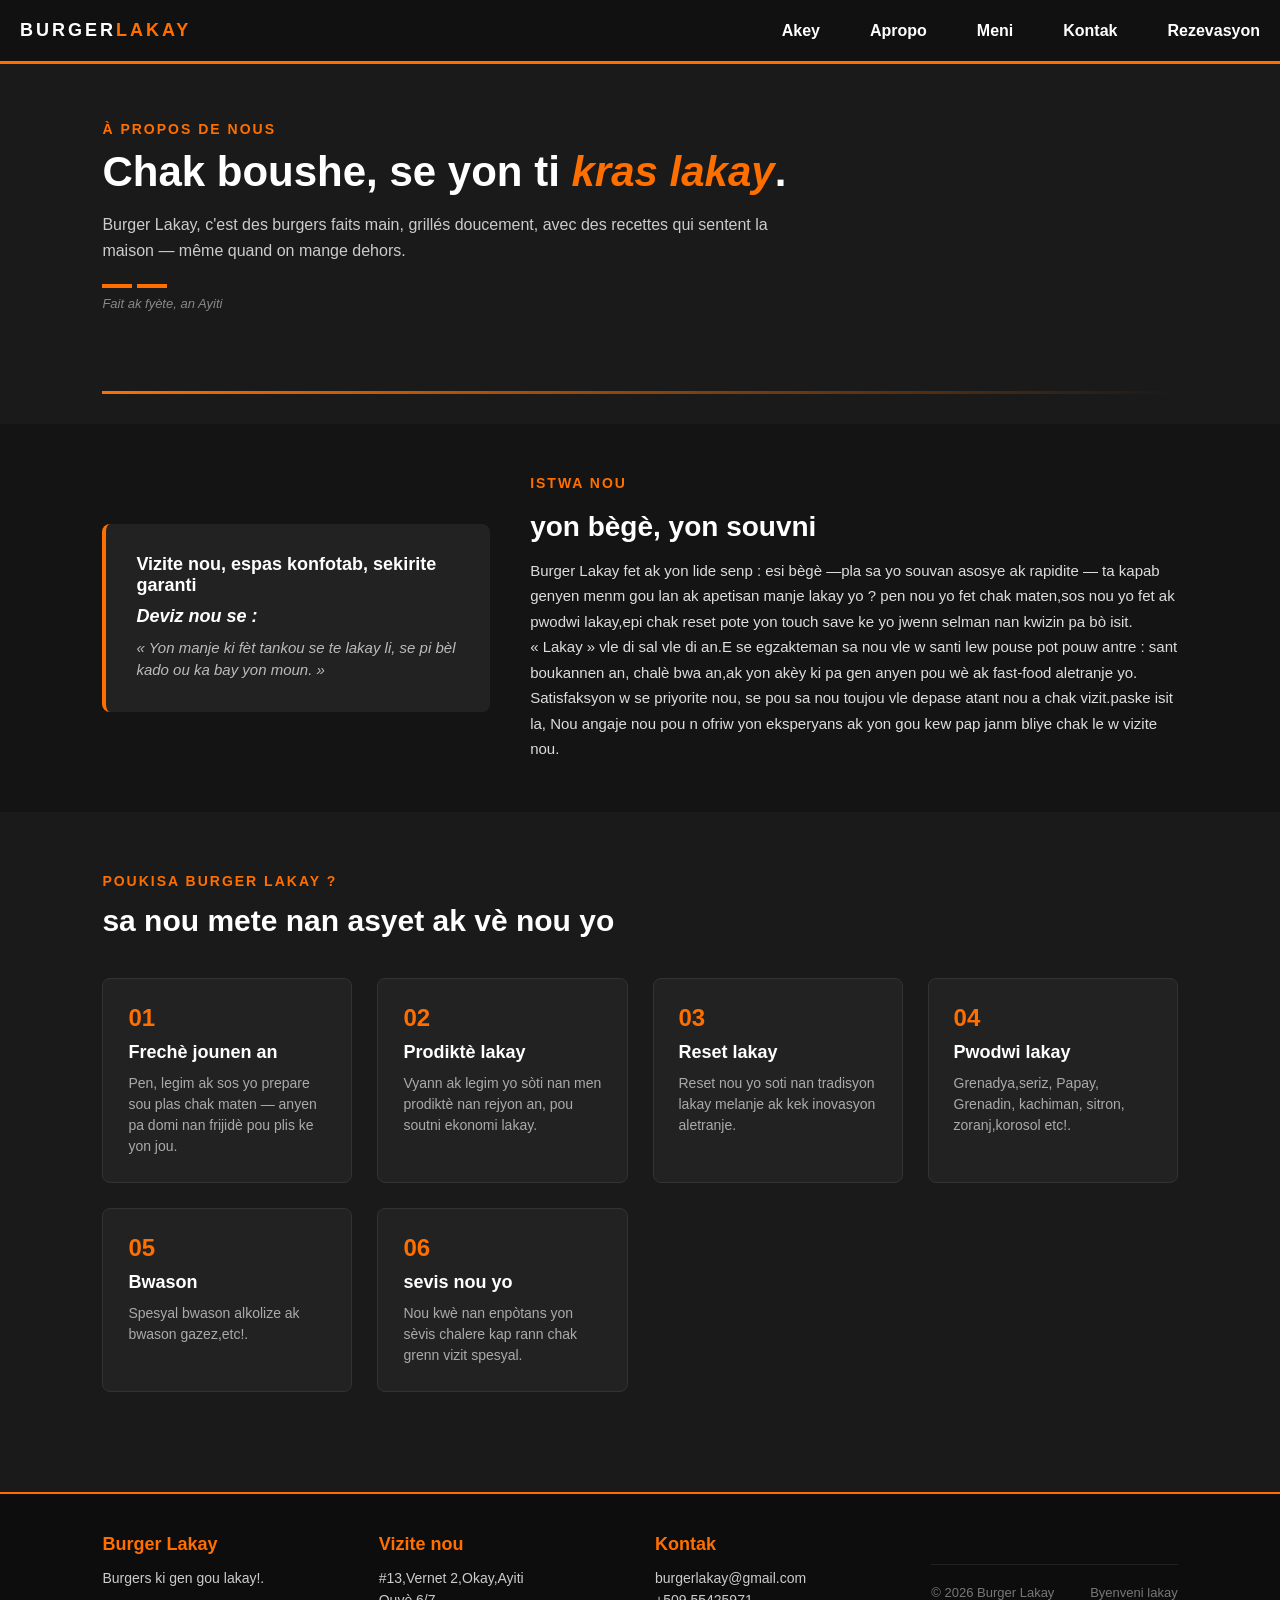
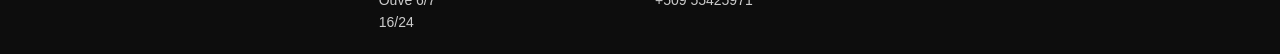
<file: apropos.html>
<!DOCTYPE html>
<html lang="fr">
<head>
<meta charset="UTF-8">
<meta name="viewport" content="width=device-width, initial-scale=1.0">
<title>À propos — Burger Lakay</title>
<link rel="stylesheet" href="css/style.css">
</head>
<body>
   <header class="navigation">
        <div class="logo">Burger<span>lakay</span></div>
        <input type="checkbox" id="bar">
        <label for="bar" class="icon"></label>
            <nav>
                <ul>
                    <li><a href="index.html" class="active">Akey</a></li>
                    <li><a href="apropos.html">Apropo</a></li>
                    <li><a href="menu.html" class="active">Meni</a></li>
                    <li><a href="#contact">Kontak</a></li>
                    <li><a href="reservation.html">Rezevasyon</a></li>
                </ul>
            </nav>
    </header>

<section class="hero">
  <div>
    <span class="hero-eyebrow">À propos de nous</span>
    <h1>Chak boushe, se yon ti <em>kras lakay</em>.</h1>
    <p>Burger Lakay, c'est des burgers faits main, grillés doucement, avec des recettes qui sentent la maison — même quand on mange dehors.</p>
    <div class="flag-accent"><span></span><span></span></div>
    <div class="flag-caption">Fait ak fyète, an Ayiti</div>
  </div>
 
</section>

<div class="grill-divider"></div>

<section class="story" id="histoire">
  <div class="story-sign">
    <h3>Vizite nou, espas konfotab, sekirite garanti</h3>
    <h3><em>   Deviz nou se :</em></h3>
    <p>« Yon manje ki fèt tankou se te lakay li, se pi bèl kado ou ka bay yon moun. »</p>
  </div>
  <div class="story-text">
    <span class="eyebrow">Istwa nou</span>
    <h2>yon bègè, yon souvni</h2>
    <p>Burger Lakay fet ak yon lide senp : esi bègè —pla sa yo souvan asosye ak rapidite — ta kapab genyen menm gou lan ak apetisan manje lakay yo ? pen nou yo fet chak maten,sos nou yo fet ak pwodwi lakay,epi chak reset pote yon touch save ke yo jwenn selman nan kwizin pa bò isit.</p>
    <p>« Lakay » vle di sal vle di an.E se egzakteman sa nou vle w santi lew pouse pot pouw antre : sant boukannen an, chalè bwa an,ak yon akèy ki pa gen anyen pou wè ak fast-food aletranje yo.</p>
    <p>Satisfaksyon w se priyorite nou, se pou sa nou toujou vle depase atant nou a chak vizit.paske isit la, Nou angaje nou pou n ofriw yon eksperyans ak yon gou kew pap janm bliye chak le w vizite nou.</p>
  </div>
</section>

<section class="values" id="valeurs">
  <div class="values-head">
    <span class="eyebrow">Poukisa Burger Lakay ?</span>
    <h2>sa nou mete nan asyet ak vè nou yo</h2>
  </div>
  <div class="value-grid">
    <div class="value-card">
      <div class="value-num">01</div>
      <h3>Frechè jounen an</h3>
      <p>Pen, legim ak sos yo prepare sou plas chak maten — anyen pa domi nan frijidè pou plis ke yon jou.</p>
    </div>
    <div class="value-card">
      <div class="value-num">02</div>
      <h3>Prodiktè lakay</h3>
      <p>Vyann ak legim yo sòti nan men prodiktè nan rejyon an, pou soutni ekonomi lakay.</p>
    </div>
    <div class="value-card">
      <div class="value-num">03</div>
      <h3>Reset lakay</h3>
      <p>Reset nou yo soti nan tradisyon lakay melanje ak kek inovasyon aletranje.</p>
    </div>  
    <div class="value-card">
      <div class="value-num">04</div>
      <h3>Pwodwi lakay</h3>
      <p>Grenadya,seriz, Papay, Grenadin, kachiman, sitron, zoranj,korosol etc!.</p>
      
    </div>
     <div class="value-card">
      <div class="value-num">05</div>
      <h3>Bwason</h3>
      <p>Spesyal bwason alkolize ak bwason gazez,etc!.</p>
      
    </div>
    <div class="value-card">
      <div class="value-num">06</div>
      <h3>sevis nou yo</h3>
      <p>Nou kwè nan enpòtans yon sèvis chalere kap rann chak grenn vizit spesyal.</p>
    </div>
  </div>
</section>

<footer id="contact">
  <div>
    <h4>Burger Lakay</h4>
    <p>Burgers ki gen gou lakay!.</p>
  </div>
  <div>
    <h4>Vizite nou</h4>
    <p>
  <a href="https://maps.google.com/?q=Burger+Lakay,+Cayes,+Haiti" target="_blank">
    #13,Vernet 2,Okay,Ayiti
  </a>
</p>
    <p>Ouvè 6/7<br>16/24</p>
  </div>
  <div>
    <h4>Kontak</h4>
    <p><a href="mailto:burgerlakay@gmail.com">burgerlakay@gmail.com</a></p>
    <p><a href="tel:+50955425971">+509 55425971</a></p>
  </div>
  <div class="footer-bottom">
    <span>&copy; 2026 Burger Lakay</span>    <span>Byenveni lakay</span>
  </div>
</footer>

</body>
</html>
</file>
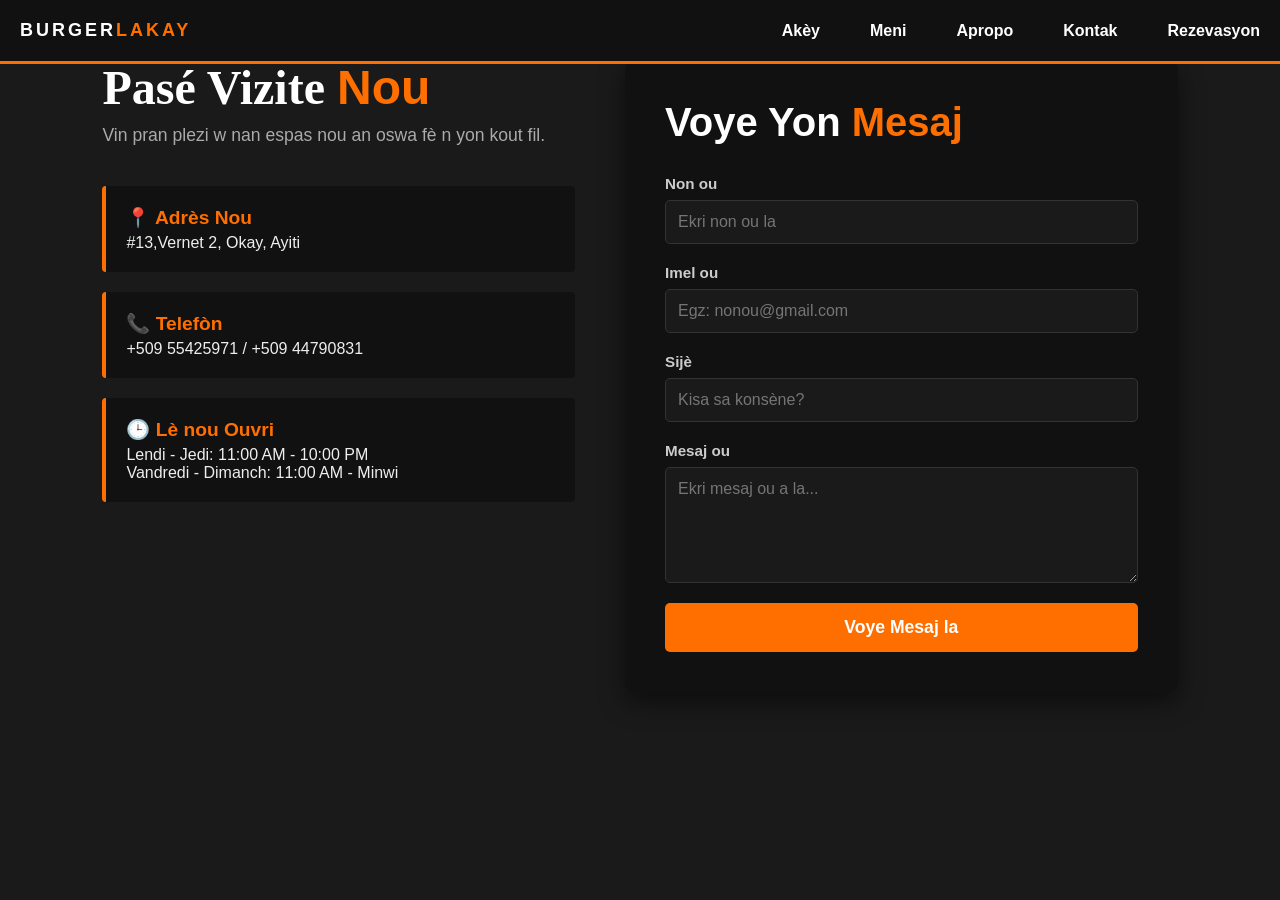
<file: contact.html>
<!DOCTYPE html>
<html lang="ht">
<head>
    <meta charset="UTF-8">
    <meta name="viewport" content="width=device-width, initial-scale=1.0">
    <title>Kontakte Burger lakay</title>
    <link rel="stylesheet" href="css/style.css">
</head>
<body>


    <header class="navigation">
        <div class="logo">Burger<span>lakay</span></div>
        <nav>
            <ul>
                <li><a href="index.html">Akèy</a></li>
                <li><a href="#">Meni</a></li>
                <li><a href="#">Apropo</a></li>
                <li><a href="contact.html" class="active">Kontak</a></li>
                <li><a href="#">Rezevasyon</a></li>
            </ul>
        </nav>
    </header>

    <section class="contact-section">
        
        <div class="contact-info">
            <h2>Pasé Vizite <span>Nou</span></h2>
            <p class="subtitle">Vin pran plezi w nan espas nou an oswa fè n yon kout fil.</p>
            
            <div class="info-box">
                <h3>📍 Adrès Nou</h3>
                <p>#13,Vernet 2, Okay, Ayiti</p>
            </div>

            <div class="info-box">
                <h3>📞 Telefòn</h3>
                <p>+509 55425971 / +509 44790831</p>
            </div>

            <div class="info-box">
                <h3>🕒 Lè nou Ouvri</h3>
                <p>Lendi - Jedi: 11:00 AM - 10:00 PM</p>
                <p>Vandredi - Dimanch: 11:00 AM - Minwi</p>
            </div>
        </div>

        <div class="contact-form-container">
            <h2>Voye Yon <span>Mesaj</span></h2>
            <form class="contact-form">
                <div class="input-group">
                    <label for="nom">Non ou</label>
                    <input type="text" id="nom" placeholder="Ekri non ou la" required>
                </div>

                <div class="input-group">
                    <label for="email">Imel ou</label>
                    <input type="email" id="email" placeholder="Egz: nonou@gmail.com" required>
                </div>

                <div class="input-group">
                    <label for="sujet">Sijè</label>
                    <input type="text" id="sujet" placeholder="Kisa sa konsène?">
                </div>

                <div class="input-group">
                    <label for="mesaj">Mesaj ou</label>
                    <textarea id="mesaj" rows="5" placeholder="Ekri mesaj ou a la..." required></textarea>
                </div>

                <button type="submit" class="btn-submit">Voye Mesaj la</button>
            </form>
        </div>

    </section>

</body>
</html>
</file>
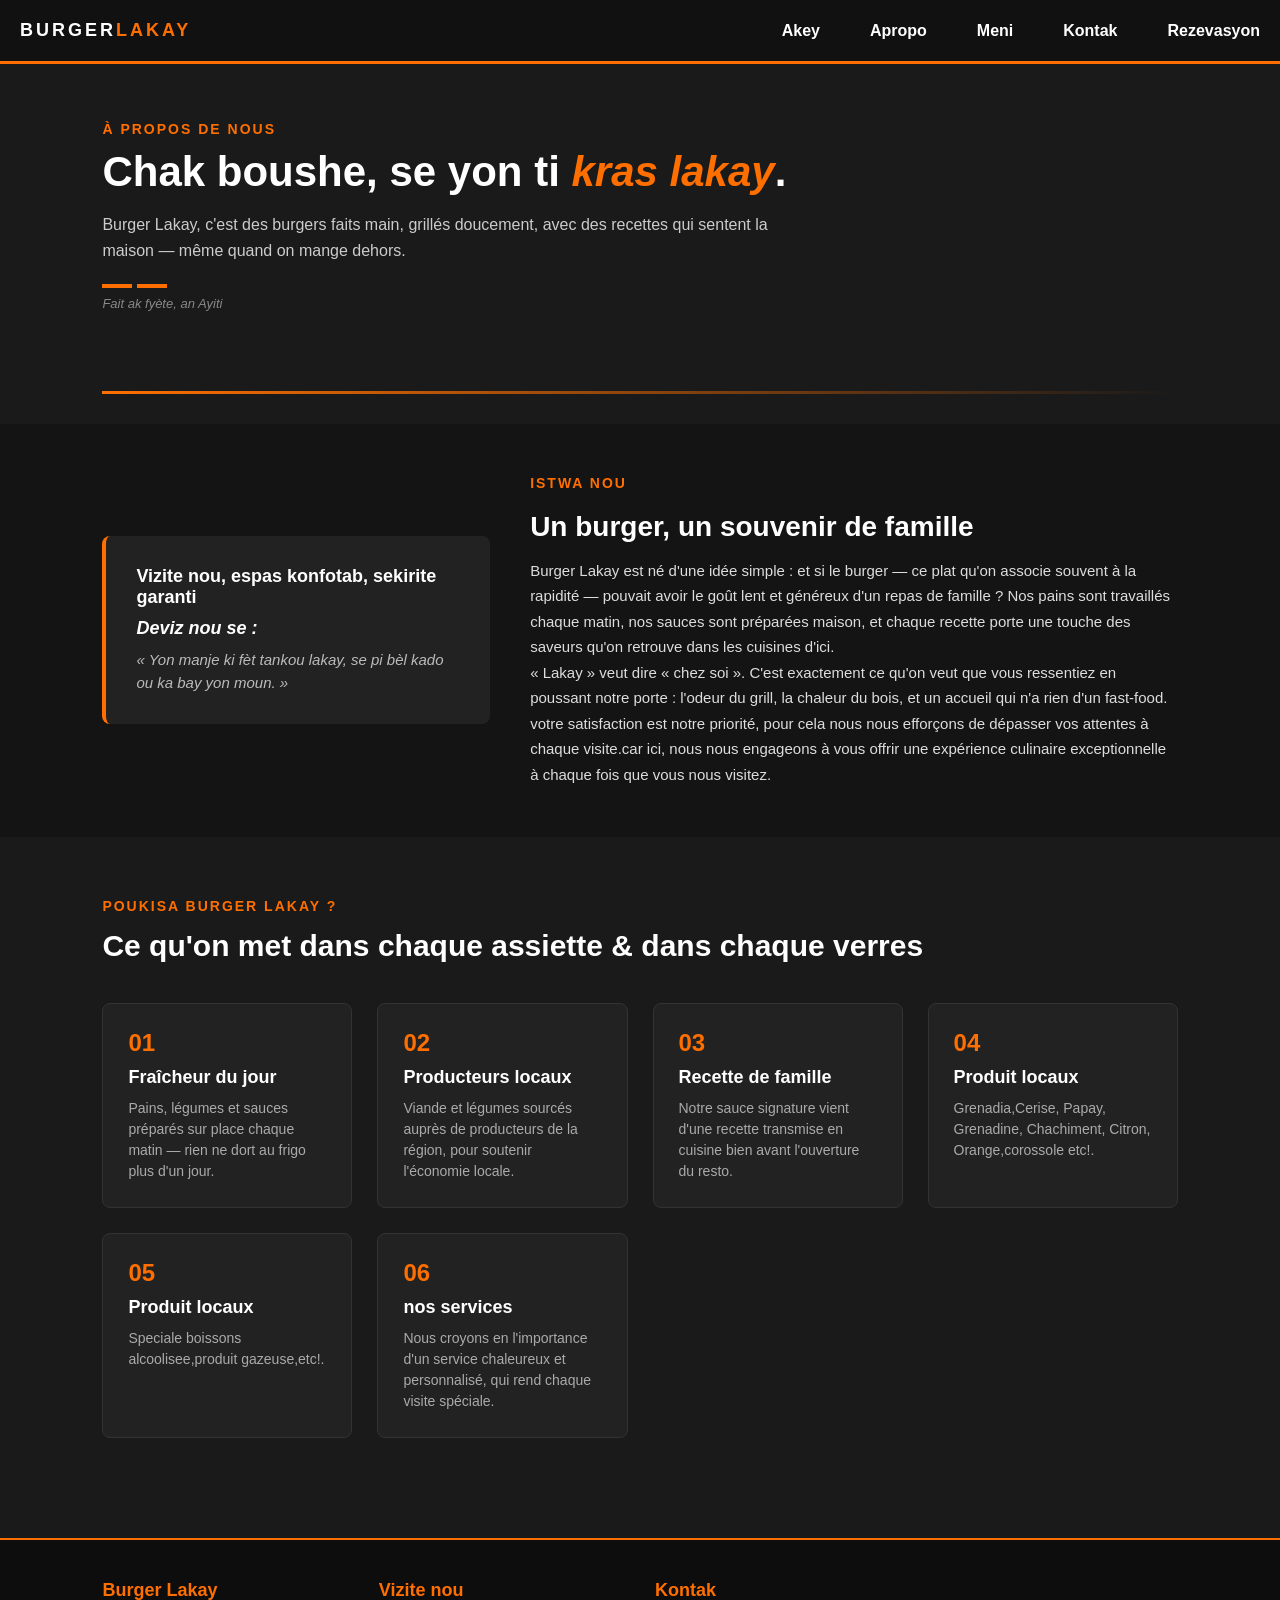
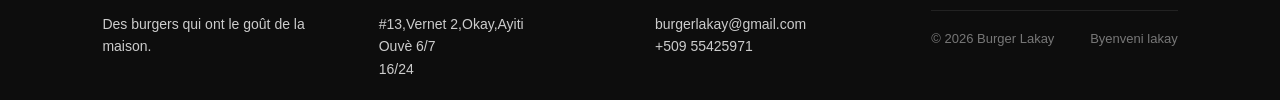
<file: examen-final-plim-poul.html>
<!DOCTYPE html>
<html lang="fr">
<head>
<meta charset="UTF-8">
<meta name="viewport" content="width=device-width, initial-scale=1.0">
<title>À propos — Burger Lakay</title>
<link rel="stylesheet" href="css/style.css">
</head>
<body>
   <header class="navigation">
        <div class="logo">Burger<span>lakay</span></div>
            <nav>
                <ul>
                    <li><a href="index.html" class="active">Akey</a></li>
                    <li><a href="apropos.html">Apropo</a></li>
                    <li><a href="menu.html">Meni</a></li>
                    <li><a href="#contact">Kontak</a></li>
                    <li><a href="reservation.html">Rezevasyon</a></li>
                </ul>
            </nav>
    </header>

<section class="hero">
  <div>
    <span class="hero-eyebrow">À propos de nous</span>
    <h1>Chak boushe, se yon ti <em>kras lakay</em>.</h1>
    <p>Burger Lakay, c'est des burgers faits main, grillés doucement, avec des recettes qui sentent la maison — même quand on mange dehors.</p>
    <div class="flag-accent"><span></span><span></span></div>
    <div class="flag-caption">Fait ak fyète, an Ayiti</div>
  </div>
 
</section>

<div class="grill-divider"></div>

<section class="story" id="histoire">
  <div class="story-sign">
    <h3>Vizite nou, espas konfotab, sekirite garanti</h3>
    <h3><em>   Deviz nou se :</em></h3>
    <p>« Yon manje ki fèt tankou lakay, se pi bèl kado ou ka bay yon moun. »</p>
  </div>
  <div class="story-text">
    <span class="eyebrow">Istwa nou</span>
    <h2>Un burger, un souvenir de famille</h2>
    <p>Burger Lakay est né d'une idée simple : et si le burger — ce plat qu'on associe souvent à la rapidité — pouvait avoir le goût lent et généreux d'un repas de famille ? Nos pains sont travaillés chaque matin, nos sauces sont préparées maison, et chaque recette porte une touche des saveurs qu'on retrouve dans les cuisines d'ici.</p>
    <p>« Lakay » veut dire « chez soi ». C'est exactement ce qu'on veut que vous ressentiez en poussant notre porte : l'odeur du grill, la chaleur du bois, et un accueil qui n'a rien d'un fast-food.</p>
    <p>votre satisfaction est notre priorité, pour cela nous nous efforçons de dépasser vos attentes à chaque visite.car ici, nous nous engageons à vous offrir une expérience culinaire exceptionnelle à chaque fois que vous nous visitez.</p>
  </div>
</section>

<section class="values" id="valeurs">
  <div class="values-head">
    <span class="eyebrow">Poukisa Burger Lakay ?</span>
    <h2>Ce qu'on met dans chaque assiette & dans chaque verres</h2>
  </div>
  <div class="value-grid">
    <div class="value-card">
      <div class="value-num">01</div>
      <h3>Fraîcheur du jour</h3>
      <p>Pains, légumes et sauces préparés sur place chaque matin — rien ne dort au frigo plus d'un jour.</p>
    </div>
    <div class="value-card">
      <div class="value-num">02</div>
      <h3>Producteurs locaux</h3>
      <p>Viande et légumes sourcés auprès de producteurs de la région, pour soutenir l'économie locale.</p>
    </div>
    <div class="value-card">
      <div class="value-num">03</div>
      <h3>Recette de famille</h3>
      <p>Notre sauce signature vient d'une recette transmise en cuisine bien avant l'ouverture du resto.</p>
    </div>  
    <div class="value-card">
      <div class="value-num">04</div>
      <h3>Produit locaux</h3>
      <p>Grenadia,Cerise, Papay, Grenadine, Chachiment, Citron, Orange,corossole etc!.</p>
      
    </div>
     <div class="value-card">
      <div class="value-num">05</div>
      <h3>Produit locaux</h3>
      <p>Speciale boissons alcoolisee,produit gazeuse,etc!.</p>
      
    </div>
    <div class="value-card">
      <div class="value-num">06</div>
      <h3>nos services</h3>
      <p>Nous croyons en l'importance d'un service chaleureux et personnalisé, qui rend chaque visite spéciale.</p>
    </div>
  </div>
</section>

<footer id="contact">
  <div>
    <h4>Burger Lakay</h4>
    <p>Des burgers qui ont le goût de la maison.</p>
  </div>
  <div>
    <h4>Vizite nou</h4>
    <p>
  <a href="https://maps.google.com/?q=Burger+Lakay,+Cayes,+Haiti" target="_blank">
    #13,Vernet 2,Okay,Ayiti
  </a>
</p>
    <p>Ouvè 6/7<br>16/24</p>
  </div>
  <div>
    <h4>Kontak</h4>
    <p><a href="mailto:burgerlakay@gmail.com">burgerlakay@gmail.com</a></p>
    <p><a href="tel:+50955425971">+509 55425971</a></p>
  </div>
  <div class="footer-bottom">
    <span>&copy; 2026 Burger Lakay</span>    <span>Byenveni lakay</span>
  </div>
</footer>

</body>
</html>
</file>
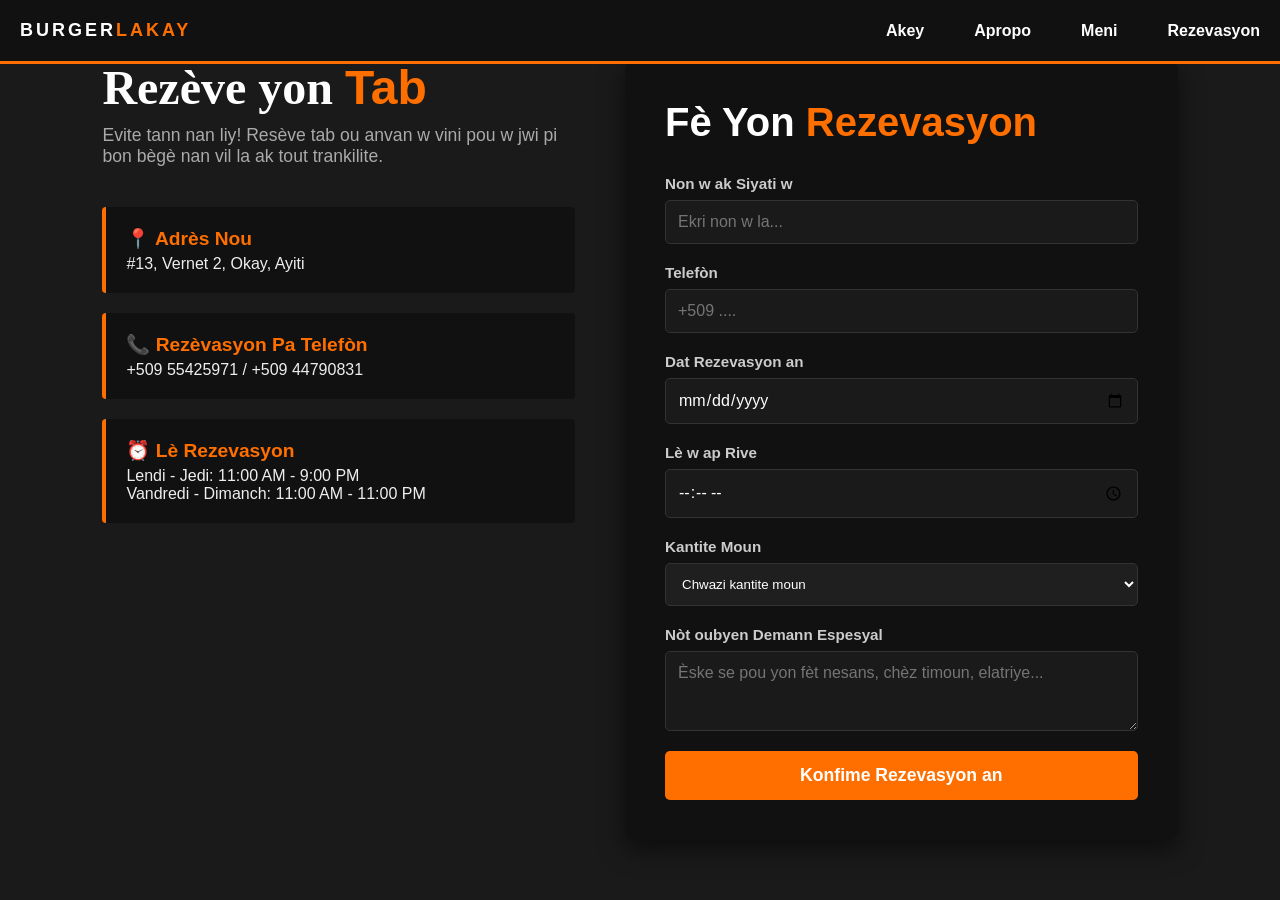
<file: reservation.html>
<!DOCTYPE html>
<html lang="ht">
<head>
    <meta charset="UTF-8">
    <meta name="viewport" content="width=device-width, initial-scale=1.0">
    <title>Rezevasyon | Burger Lakay</title>
    <link rel="stylesheet" href="css/style.css">
</head>
<body>

    <header class="navigation">
        <div class="logo">Burger<span>lakay</span></div>
        <input type="checkbox" id="bar">
        <label for="bar" class="icon"></label>
            <nav>
                <ul>
                    <li><a href="index.html" class="active">Akey</a></li>
                    <li><a href="apropos.html">Apropo</a></li>
                    <li><a href="menu.html" class="active">Meni</a></li>
                    <li><a href="reservation.html">Rezevasyon</a></li>
                </ul>
            </nav>
    </header>

    
    <section class="contact-section">
        
        
        <div class="contact-info">
            <h2>Rezève yon <span>Tab</span></h2>
            <p class="subtitle">Evite tann nan liy! Resève tab ou anvan w vini pou w jwi pi bon bègè nan vil la ak tout trankilite.</p>

            <div class="info-box">
                <h3>📍 Adrès Nou</h3>
                <p>#13, Vernet 2, Okay, Ayiti</p>
            </div>

            <div class="info-box">
                <h3>📞 Rezèvasyon Pa Telefòn</h3>
                <p>+509 55425971 / +509 44790831</p>
            </div>

            <div class="info-box">
                <h3>⏰ Lè Rezevasyon</h3>
                <p>Lendi - Jedi: 11:00 AM - 9:00 PM<br>Vandredi - Dimanch: 11:00 AM - 11:00 PM</p>
            </div>
        </div>

        
        <div class="contact-form-container">
            <h2>Fè Yon <span>Rezevasyon</span></h2>
            
            <form class="contact-form">
                <div class="input-group">
                    <label>Non w ak Siyati w</label>
                    <input type="text" placeholder="Ekri non w la..." required>
                </div>

                <div class="input-group">
                    <label>Telefòn</label>
                    <input type="tel" placeholder="+509 ...." required>
                </div>

                <div class="input-group">
                    <label>Dat Rezevasyon an</label>
                    <input type="date" required>
                </div>

                <div class="input-group">
                    <label>Lè w ap Rive</label>
                    <input type="time" required>
                </div>

                <div class="input-group">
                    <label>Kantite Moun</label>
                    <select required style="width: 100%; padding: 12px; background-color: #1f1f1f; border: 1px solid #333; color: #fff; border-radius: 5px; outline: none;">
                        <option value="" disabled selected>Chwazi kantite moun</option>
                        <option value="1">1 Moun</option>
                        <option value="2">2 Moun (Koup)</option>
                        <option value="4">4 Moun (Fanmi / Zanmi)</option>
                        <option value="6+">Plis pase 6 moun</option>
                    </select>
                </div>

                <div class="input-group">
                    <label>Nòt oubyen Demann Espesyal</label>
                    <textarea placeholder="Èske se pou yon fèt nesans, chèz timoun, elatriye..." rows="3"></textarea>
                </div>

                <button type="submit" class="btn-submit">Konfime Rezevasyon an</button>
            </form>
        </div>

    </section>

</body>
</html>
</file>
<file: css/style.css>
*{
    margin: 0;
    padding: 0;
    font-family: Arial, Helvetica, sans-serif;
}
.navigation{
    position:fixed !important;
    top: 0 !important;
    left: 0% !important;
    width: 100% !important;
    z-index: 1000 !important;
}
body{
    background-color: #1a1a1a;
    color: #ffffff;
    width: 100%;
    max-width: 100%;
    overflow-x: hidden;
    position: relative;
}
.navigation{
    display: flex;
    justify-content: space-between;
    align-items: center;
    padding: 20px;
    background-color: #111111;
    border-bottom: 3px solid #ff6f00;
    box-sizing: border-box;
}
.logo{
    font-family: 'Franklin Gothic Medium', 'Arial Narrow', Arial, sans-serif;
    font-size: 18px;
    font-weight: bold;
    text-transform: uppercase;
    letter-spacing: 3px;
}
.logo span{
    color: #ff6f00;
}
nav ul{
    display: flex;
    list-style: none;
}
nav ul li{
    margin-left: 30px;
}
nav ul li a{
    color: #ffffff;
    text-decoration: none;
    font-weight: bold;
    font-size: 16px;
    transition: color 0.5s ease;
}
nav ul li a:hover{
    color: #ff6f00;
}
.section{
    display: flex;
    align-items: center;
    justify-content: space-between;
    padding: 60px 8%;
    min-height: 80vh;
}
.section-text{
    flex: 2;
    animation:slideInLeft 3s ease-out;
}
.section-text h1{
    font-family: system-ui, -apple-system, BlinkMacSystemFont, 'Segoe UI', Roboto, Oxygen, Ubuntu, Cantarell, 'Open Sans', 'Helvetica Neue', sans-serif;
    font-size: 40px;
    line-height: 12px;
    margin-bottom: 20px;
    letter-spacing: 2px;
}
.section-text .style{
    color: #ff6f00;
    font-size: 2.5rem;
}
.section-text p{
    font-size: 20px;
    color: rgb(251, 248, 248);
    margin-bottom: 30px;
    max-width: 500px;
}
.bouton{
    display: inline-block;
    padding: 12px 30px;
    background-color: #ff6f00;
    color: #fff;
    text-decoration: none;
    font-weight: bold;
    border-radius: 7px;
    transition: all 0.3s ease;
}
.bouton:hover{
    background-color: #e65c00;
    transform: translateY(-3px);
}
.image{
    flex: 1;
    display: flex;
    justify-content: center;
    animation: plimpoul 3s ease-out;
}
.image img{
    max-width: 100%;
    height: auto;
    border-radius: 20px;
    box-shadow:0 10px 30px rgba(0,0,0,0,7) ;
}
.menu{
    padding: 60px 8%;
    background-color: #222222;
    text-align: center;
}
.menu h2{
    font-family: 'Gill Sans', 'Gill Sans MT', Calibri, 'Trebuchet MS', sans-serif;
    font-size: 20px;
    margin-bottom: 40px;
    margin-top: 80px;
}
.menu h2 span{
    color: #ff6f00;
}
.produits{
    display: flex;
    flex-wrap: wrap;
    justify-content: center;
    gap: 30px;
}
.eleman{
    background-color: #1a1a1a;
    border: 1px solid #333;
    border-radius: 15px;
    padding: 20px;
    width: 100%;
    max-width: 300px;
    text-align: left;
    position: relative;
    transition: transform 0.3s ease,border-color 0.3s ease;
}
.eleman:hover{
    transform: translateY(-10px);
    border-color: #ff6f00;
}
.eleman img{
    width: 100%;
    height: 200px;
    object-fit: cover;
    border-radius: 10px;
    margin-bottom: 15px;
}
.eleman h3{
    font-size: 16px;
    margin-bottom: 10px;
}
.eleman p{
    font-size: 10px;
    color: #aaaaaa;
    margin-bottom: 15px;
    height: 60px;
}
.eleman .prix{
    font-size: 10px;
    font-weight: bold;
    color: #ff6f00;
}
.badge{
    position: absolute;
    top: 30px;
    left: 30px;
    background-color: #ff6f00;
    color: white;
    padding: 5px 10px;
    font-size: 8px;
    font-weight: bold;
    border-radius: 5px;
    text-transform: uppercase;
}

.footer {
    background-color: #111111;
    border-top: 2px solid #ff6f00;
    padding: 40px 8% 20px 8%;
    margin-top: 60px;
    clear: both;
}

.footer-container {
    display: flex;
    justify-content: space-between;
    align-items: flex-start;
    gap: 80px;
    flex-wrap: wrap;
}

.footer-box {
    flex: 1;
    min-width: 120px;
}

.footer-box h3 {
    font-size: 18px;
    margin-bottom: 15px;
    color: #ffffff;
    font-family: Arial, Helvetica, sans-serif;
}

.footer-box h3 span {
    color: #ff6f00;
}

.footer-contact {
    list-style: none;
    padding: 0;
    margin: 0;
}

.footer-contact li {
    color: #cccccc;
    font-size: 14px;
    margin-bottom: 10px;
    line-height: 1.5;
}

.footer-bottom {
    text-align: center;
    border-top: 1px solid #222222;
    margin-top: 30px;
    padding-top: 15px;
    color: #777777;
    font-size: 13px;
}


@media screen and (max-width: 768px) {
    .footer-container {
        flex-direction: column;
        text-align: center;
    }
}

@keyframes slideInLeft{
    from {opacity: 0;transform: translateX(-50px);}
    to {opacity: 1;transform: translateY(0);}
}
@keyframes plimpoul{
    from {opacity: 0;transform: translateY(50px);}
    to {opacity: 1;transform: translateY(0);}
}
@media


{}.contact-section{
    display: flex;
    justify-content: space-between;
    align-items: flex-start;
    padding: 60px 8%;
    gap: 50px;
    min-height: 85vh;
}


.contact-info {
    flex: 1;
    animation: slideInLeft 1s ease-out;
}

.contact-info h2 {
     font-family:'Times New Roman', Times, serif;
    font-size: 3rem;
    margin-bottom: 10px;
}

.contact-info h2 span {
    color: #ff6f00;
}

.contact-info .subtitle {
    color: #aaaaaa;
    margin-bottom: 40px;
    font-size: 1.1rem;
}

.info-box {
    background-color: #111111;
    padding: 20px;
    border-left: 4px solid #ff6f00; 
    border-radius: 4px;
    margin-bottom: 20px;
}

.info-box h3 {
    font-size: 1.2rem;
    color: #ff6f00;
    margin-bottom: 5px;
}

.info-box p {
    color: #eeeeee;
    font-size: 1rem;
}


.contact-form-container {
    flex: 1;
    background-color: #111111;
    padding: 40px;
    border-radius: 10px;
    box-shadow: 0 10px 25px rgba(0,0,0,0.5);
    animation: fadeUp 1.2s ease-out;
}

.contact-form-container h2 {
    font-family: 'Impact', 'Arial Black', sans-serif;
    font-size: 2.5rem;
    margin-bottom: 30px;
}

.contact-form-container h2 span {
    color: #ff6f00;
}

.contact-form {
    display: flex;
    flex-direction: column;
    gap: 20px;
}

.input-group {
    display: flex;
    flex-direction: column;
    gap: 8px;
}

.input-group label {
    font-weight: bold;
    font-size: 0.95rem;
    color: #cccccc;
}

.input-group input, 
.input-group textarea {
    padding: 12px;
    background-color: #1a1a1a;
    border: 1px solid #333333;
    color: #ffffff;
    border-radius: 5px;
    font-size: 1rem;
    transition: border-color 0.3s ease;
}


.input-group input:focus, 
.input-group textarea:focus {
    outline: none;
    border-color: #ff6f00;
}


.btn-submit {
    padding: 14px;
    background-color: #ff6f00;
    color: #ffffff;
    border: none;
    font-size: 1.1rem;
    font-weight: bold;
    border-radius: 5px;
    cursor: pointer;
    transition: background-color 0.3s ease, transform 0.2s ease;
}

.btn-submit:hover {
    background-color: #e65c00;
    transform: translateY(-2px);
}
@media (max-width: 768px) {
    .contact-section {
        flex-direction: column;
        padding: 40px 5%;
    }
    .contact-form-container {
        width: 100%;
        padding: 25px;
    }
}


@media screen and (max-width: 768px) {

    
    .navigation {
        flex-direction: column;
        gap: 15px;
        padding: 15px 4%;
        text-align: center;
    }

    nav ul {
        flex-wrap: wrap;
        justify-content: center;
        gap: 12px;
    }

    nav ul li a {
        font-size: 14px;
    }

    
    .section {
        flex-direction: column-reverse; 
        padding: 40px 5%;
        min-height: auto;
        gap: 30px;
        text-align: center;
    }

    .section-text {
        width: 100%;
    }

    .section-text h1 {
        font-size: 28px;
        line-height: 1.2;
        margin-bottom: 15px;
    }

    .section-text p {
        font-size: 15px;
        max-width: 100%;
        margin: 0 auto 20px auto;
    }

    .image {
        width: 100%;
    }

    .image img {
        max-width: 280px;
        margin: 0 auto;
    }

    
    .menu {
        padding: 40px 4%;
    }

    .produits {
        flex-direction: column;
        align-items: center;
    }

    .eleman {
        width: 100% !important; 
        max-width: 340px;
    }

    
    .contact-section {
        flex-direction: column;
        padding: 30px 5%;
        gap: 30px;
    }

    .contact-info, 
    .contact-form-container {
        width: 100%;
        box-sizing: border-box;
    }
}


@media screen and (max-width: 768px) {
    .section {
        padding: 40px 5%;
        box-sizing: border-box;
    }

    .section-text h1 {
        font-size: 32px;
    }

    .produits {
        gap: 20px;
    }
}

.hero {
    padding: 120px 8% 50px;
    text-align: left;
    background-color: #1a1a1a;
}

.hero-eyebrow, .eyebrow {
    display: inline-block;
    color: #ff6f00;
    text-transform: uppercase;
    font-size: 14px;
    font-weight: bold;
    letter-spacing: 2px;
    margin-bottom: 10px;
}

.hero h1 {
    font-size: 42px;
    color: #ffffff;
    margin-bottom: 15px;
    line-height: 1.2;
}

.hero h1 em {
    color: #ff6f00;
    font-style: italic;
}

.hero p {
    color: #ccc;
    max-width: 700px;
    font-size: 16px;
    line-height: 1.6;
    margin-bottom: 20px;
}

.flag-accent {
    display: flex;
    gap: 5px;
    margin-bottom: 8px;
}

.flag-accent span {
    width: 30px;
    height: 4px;
    background-color: #ff6f00;
    display: inline-block;
}

.flag-caption {
    color: #888;
    font-size: 13px;
    font-style: italic;
}


.grill-divider {
    height: 3px;
    background: linear-gradient(90deg, #ff6f00, transparent);
    margin: 30px 8%;
}


.story {
    display: flex;
    flex-wrap: wrap;
    gap: 40px;
    padding: 50px 8%;
    background-color: #141414;
    align-items: center;
}

.story-sign {
    flex: 1;
    min-width: 280px;
    background-color: #222;
    padding: 30px;
    border-left: 4px solid #ff6f00;
    border-radius: 8px;
}

.story-sign h3 {
    color: #fff;
    font-size: 18px;
    margin-bottom: 10px;
}

.story-sign p {
    color: #bbb;
    font-style: italic;
    font-size: 15px;
    line-height: 1.5;
}

.story-text {
    flex: 2;
    min-width: 300px;
}

.story-text h2 {
    font-size: 28px;
    color: #fff;
    margin: 10px 0 15px;
}

.story-text p {
    color: #ddd;
    line-height: 1.7;
    font-size: 15px;
}


.values {
    padding: 60px 8%;
    background-color: #1a1a1a;
}

.values-head h2 {
    font-size: 30px;
    color: #fff;
    margin-top: 5px;
    margin-bottom: 40px;
}

.value-grid {
    display: grid;
    grid-template-columns: repeat(auto-fit, minmax(250px, 1fr));
    gap: 25px;
}

.value-card {
    background-color: #222;
    padding: 25px;
    border-radius: 8px;
    border: 1px solid #333;
    transition: transform 0.3s ease, border-color 0.3s ease;
}

.value-card:hover {
    transform: translateY(-5px);
    border-color: #ff6f00;
}

.value-num {
    font-size: 24px;
    font-weight: bold;
    color: #ff6f00;
    margin-bottom: 10px;
}

.value-card h3 {
    color: #fff;
    font-size: 18px;
    margin-bottom: 10px;
}

.value-card p {
    color: #aaa;
    font-size: 14px;
    line-height: 1.5;
}


footer#contact {
    background-color: #0d0d0d;
    padding: 40px 8% 20px;
    border-top: 2px solid #ff6f00;
    margin-top: 40px;
    display: flex;
    flex-wrap: wrap;
    justify-content: space-between;
    gap: 30px;
}

footer#contact > div {
    flex: 1;
    min-width: 200px;
}

footer#contact h4 {
    color: #ff6f00;
    font-size: 18px;
    margin-bottom: 12px;
}

footer#contact p, footer#contact a {
    color: #ccc;
    font-size: 14px;
    text-decoration: none;
    line-height: 1.6;
}

footer#contact a:hover {
    color: #ff6f00;
}

.footer-bottom {
    width: 100%;
    text-align: center;
    padding-top: 20px;
    border-top: 1px solid #222;
    color: #777;
    font-size: 13px;
    display: flex;
    justify-content: space-between;
}



@media (max-width: 768px) {
  
  body {
    padding-top: 90px !important;
  }

  
  .navigation {
    display: flex !important;
    flex-wrap: wrap !important;
    justify-content: center !important;
    gap: 8px !important;
  }

  nav a {
    font-size: 13px !important; 
    padding: 4px 6px !important;
  }

  
  .produits, .menu, .eleman {
    display: flex !important;
    flex-direction: column !important;
    align-items: center !important;
    width: 100% !important;
    box-sizing: border-box;
  }

  
  .produits, .eleman {
    width: 100% !important;
    max-width: 340px !important;
    margin: 0 auto 15px auto !important;
  }
}


@media (max-width: 768px) {
  header, nav {
    padding-left: 10px !important;
    padding-right: 10px !important;
    box-sizing: border-box;
  }

  
  nav a {
    font-size: 12px !important;
    margin: 0 4px !important;
  }
}


@media (max-width: 768px) {

  
  #contact {
    width: 100% !important;
    max-width: 100% !important;
    padding: 20px 20px !important; 
    margin: 0 !important;
    box-sizing: border-box !important;
    text-align: left !important;
  }

  
  #contact > div {
    width: 100% !important;
    margin-bottom: 15px !important;
    padding: 0 !important;
  }

  
  .footer-bottom {
    display: flex !important;
    flex-direction: column !important;
    gap: 5px !important;
    align-items: flex-start !important;
  }

}



@media (max-width: 768px) {

  
  body {
    padding-top: 80px !important;
  }

  .section {
    padding-top: 20px !important;
    margin-bottom: 30px !important;
  }

  
  .produits {
    display: flex !important;
    flex-direction: column !important;
    align-items: center !important;
    gap: 25px !important; 
    width: 100% !important;
  }

  
  .eleman {
    position: relative !important; 
    width: 90% !important;
    max-width: 360px !important;
    margin: 0 auto !important;
    padding: 15px !important;
    box-sizing: border-box !important;
    display: flex !important;
    flex-direction: column !important;
    align-items: center !important;
  }

  
  .eleman img {
    width: 100% !important;
    height: auto !important;
    max-height: 200px !important;
    object-fit: cover !important;
    border-radius: 8px !important;
  }


  .prix {
    position: static !important; 
    margin-top: 10px !important;
    font-weight: bold !important;
    color: #ff6b00 !important;
  }

  
  .badge {
    position: absolute !important;
    top: 25px !important;
    left: 25px !important;
    z-index: 2 !important;
  }
}
@media screen and (max-width: 768px) {
  .navigation {
    display: flex !important;
    justify-content: space-between !important;
    align-items: center !important;
    padding: 10px 10px !important;
  }

  .logo {
    font-size: 16px !important; 
  }

  .navigation nav ul {
    display: flex !important;
    flex-direction: row !important; 
    gap: 8px !important; 
    padding: 0 !important;
    margin: 0 !important;
    list-style: none !important;
  }

  .navigation nav ul li a {
    font-size: 11px !important; 
    padding: 2px 4px !important;
    white-space: nowrap !important; 
  }
}

@media (max-width: 768px) {
  .section-text .style{
    font-size: clamp(1.2rem,5vw,2.5rem);

  }
}

@media (max-width: 768px) {
  .section-text h1{
    font-size: clamp(1.2rem,5vw,2.5rem);

  }
}
#bar :checked ~nav{
    display: flex;
}
#bar{
    display: none;
}

.icon::before {
  content: "\2630";
  font-size: 28px;
  color: white; 
  cursor: pointer;
}


input[type="checkbox"]#bar {
  display: none;
}


.icon {
  display: none;
}


header.navigation {
  display: flex;
  justify-content: space-between;
  align-items: center;
  padding: 20px;
}


nav ul {
  display: flex;
  list-style: none;
  gap: 20px;
  margin: 0;
  padding: 0;
}



@media screen and (max-width: 768px) {

  
  .icon {
    display: block;
    cursor: pointer;
  }

  .icon::before {
    content: "\2630";
    font-size: 30px;
    color: white;
  }

  
  nav {
    display: none;
    position: absolute;
    top: 100%;
    left: 0;
    width: 100%;
    background-color: #121212;
    z-index: 1000;
  }

  
  nav ul {
    flex-direction: column;
    padding: 20px 0;
    align-items: center;
  }

  
  input[type="checkbox"]#bar:checked ~ nav {
    display: block;
  }
  nav ul li a :hover{
    color: #ff6b00 !important;
    transform: translateY(-5);
}
}
</file>
